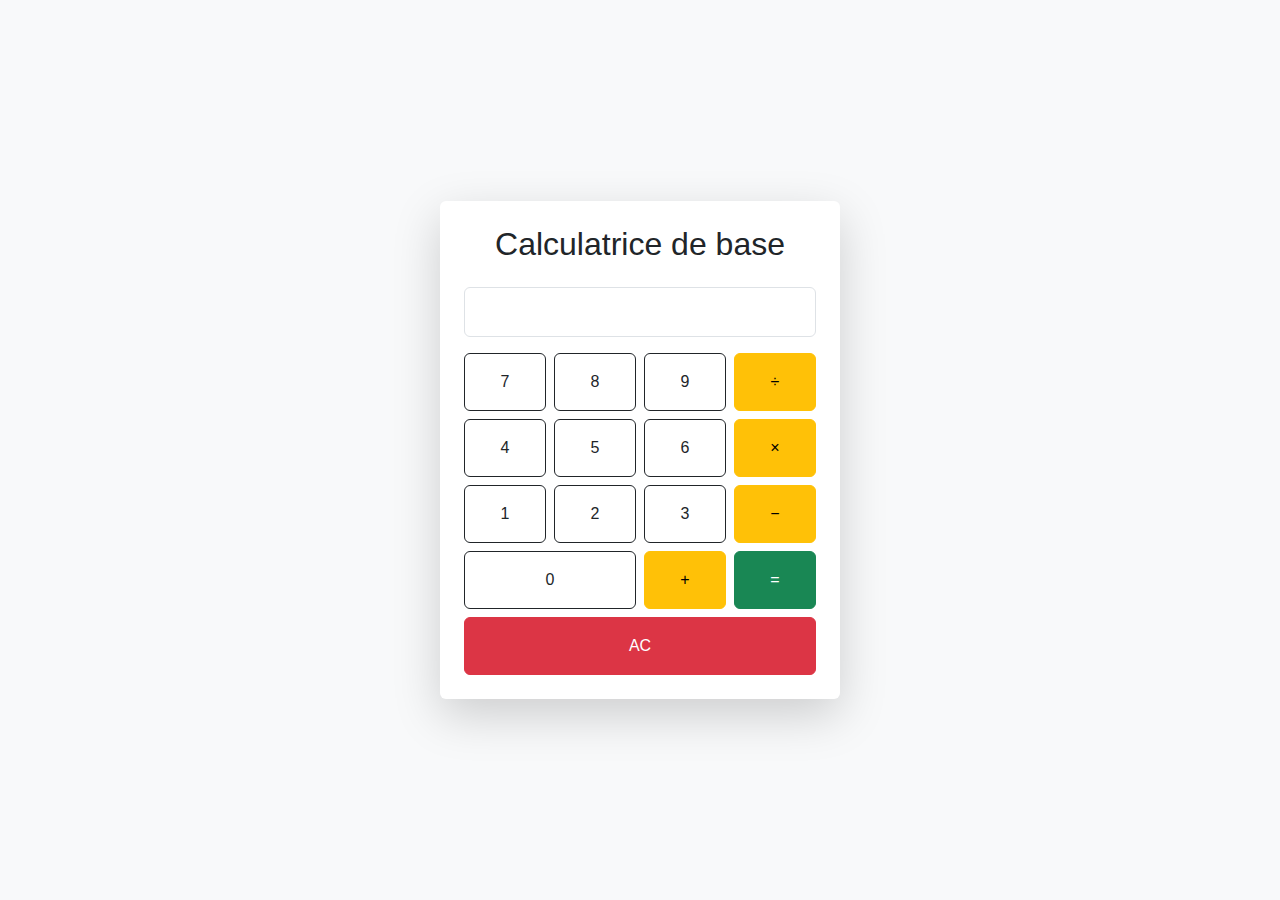
<file: Basic Calculator/index.html>
<!DOCTYPE html>
<html lang="fr">
<head>
  <meta charset="UTF-8" />
  <meta name="viewport" content="width=device-width, initial-scale=1.0" />
  <title>Calculatrice de base</title>
  <link href="https://cdn.jsdelivr.net/npm/bootstrap@5.3.3/dist/css/bootstrap.min.css" rel="stylesheet" />
  <link rel="stylesheet" href="style.css" />
</head>
<body class="bg-light d-flex justify-content-center align-items-center vh-100">

  <div class="container p-4 rounded shadow-lg bg-white">
    <h2 class="text-center mb-4">Calculatrice de base</h2>

    <input type="text" id="screen" class="form-control mb-3 text-end fs-4" readonly />

    <div class="row g-2" id="buttons">

      <div class="col-3"><button class="btn btn-outline-dark w-100 py-3" data-value="7">7</button></div>
      <div class="col-3"><button class="btn btn-outline-dark w-100 py-3" data-value="8">8</button></div>
      <div class="col-3"><button class="btn btn-outline-dark w-100 py-3" data-value="9">9</button></div>
      <div class="col-3"><button class="btn btn-warning w-100 py-3" data-value="/">÷</button></div>

      <div class="col-3"><button class="btn btn-outline-dark w-100 py-3" data-value="4">4</button></div>
      <div class="col-3"><button class="btn btn-outline-dark w-100 py-3" data-value="5">5</button></div>
      <div class="col-3"><button class="btn btn-outline-dark w-100 py-3" data-value="6">6</button></div>
      <div class="col-3"><button class="btn btn-warning w-100 py-3" data-value="*">×</button></div>

      <div class="col-3"><button class="btn btn-outline-dark w-100 py-3" data-value="1">1</button></div>
      <div class="col-3"><button class="btn btn-outline-dark w-100 py-3" data-value="2">2</button></div>
      <div class="col-3"><button class="btn btn-outline-dark w-100 py-3" data-value="3">3</button></div>
      <div class="col-3"><button class="btn btn-warning w-100 py-3" data-value="-">−</button></div>

      <div class="col-6"><button class="btn btn-outline-dark w-100 py-3" data-value="0">0</button></div>
      <div class="col-3"><button class="btn btn-warning w-100 py-3" data-value="+">+</button></div>
      <div class="col-3"><button class="btn btn-success w-100 py-3" data-value="=">=</button></div>

      <div class="col-12"><button class="btn btn-danger w-100 py-3" data-value="AC">AC</button></div>

    </div>
  </div>

  <script src="script.js"></script>
</body>
</html>
</file>
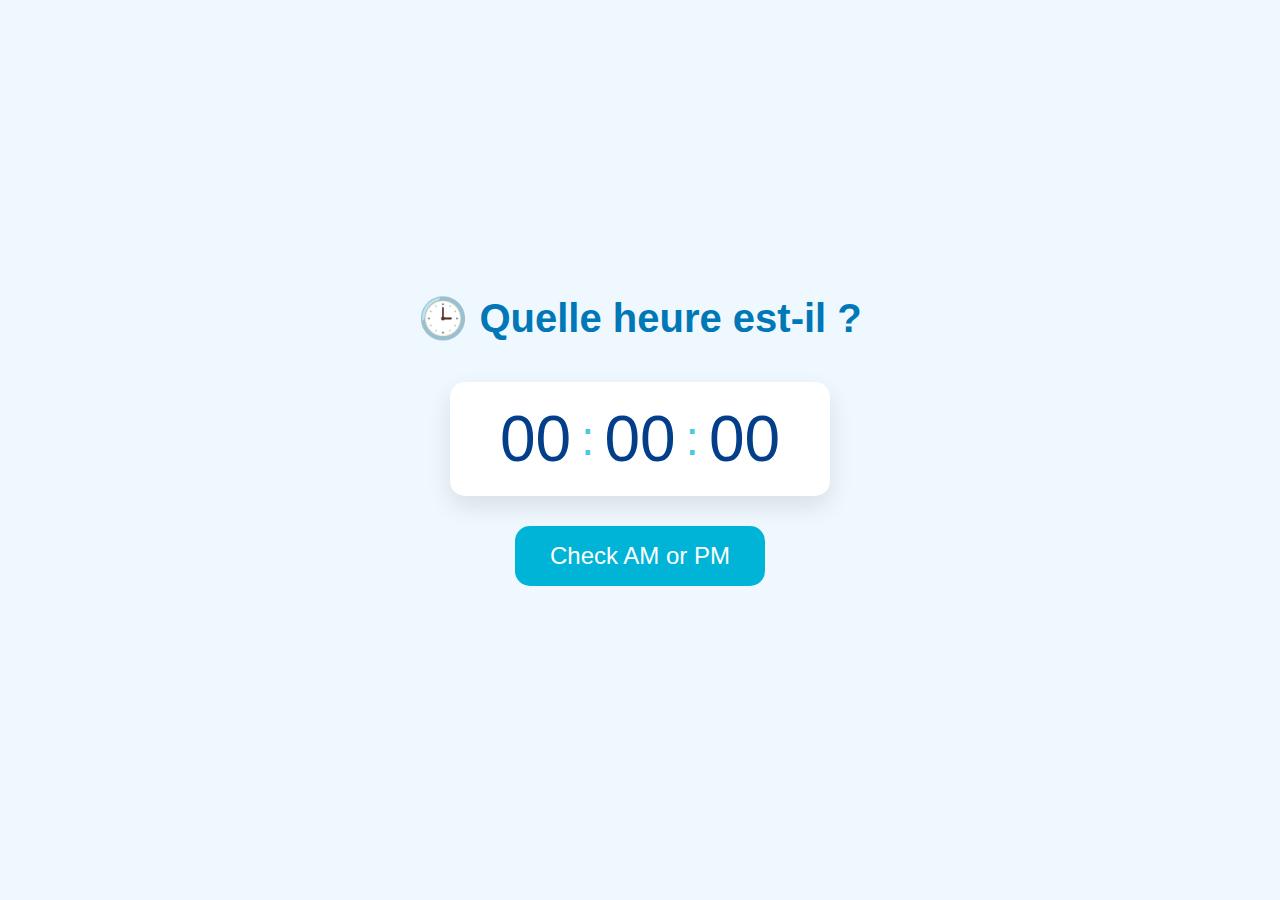
<file: Digital Clock/index.html>
<!DOCTYPE html>
<html lang="fr">
<head>
  <meta charset="UTF-8" />
  <meta name="viewport" content="width=device-width, initial-scale=1.0"/>
  <link rel="stylesheet" href="style.css" />
  <title>Digital Clock</title>
</head>
<body>
  <h1>🕒 Quelle heure est-il ?</h1>

  <div class="clock-container">
    <div class="time-part" id="heu">00</div>
    <span class="separator">:</span>
    <div class="time-part" id="min">00</div>
    <span class="separator">:</span>
    <div class="time-part" id="sec">00</div>
  </div>

  <button type="button" id="btn">Check AM or PM</button>
  <div id="day" class="day-message"></div>

  <script src="script.js"></script>
</body>
</html>
</file>
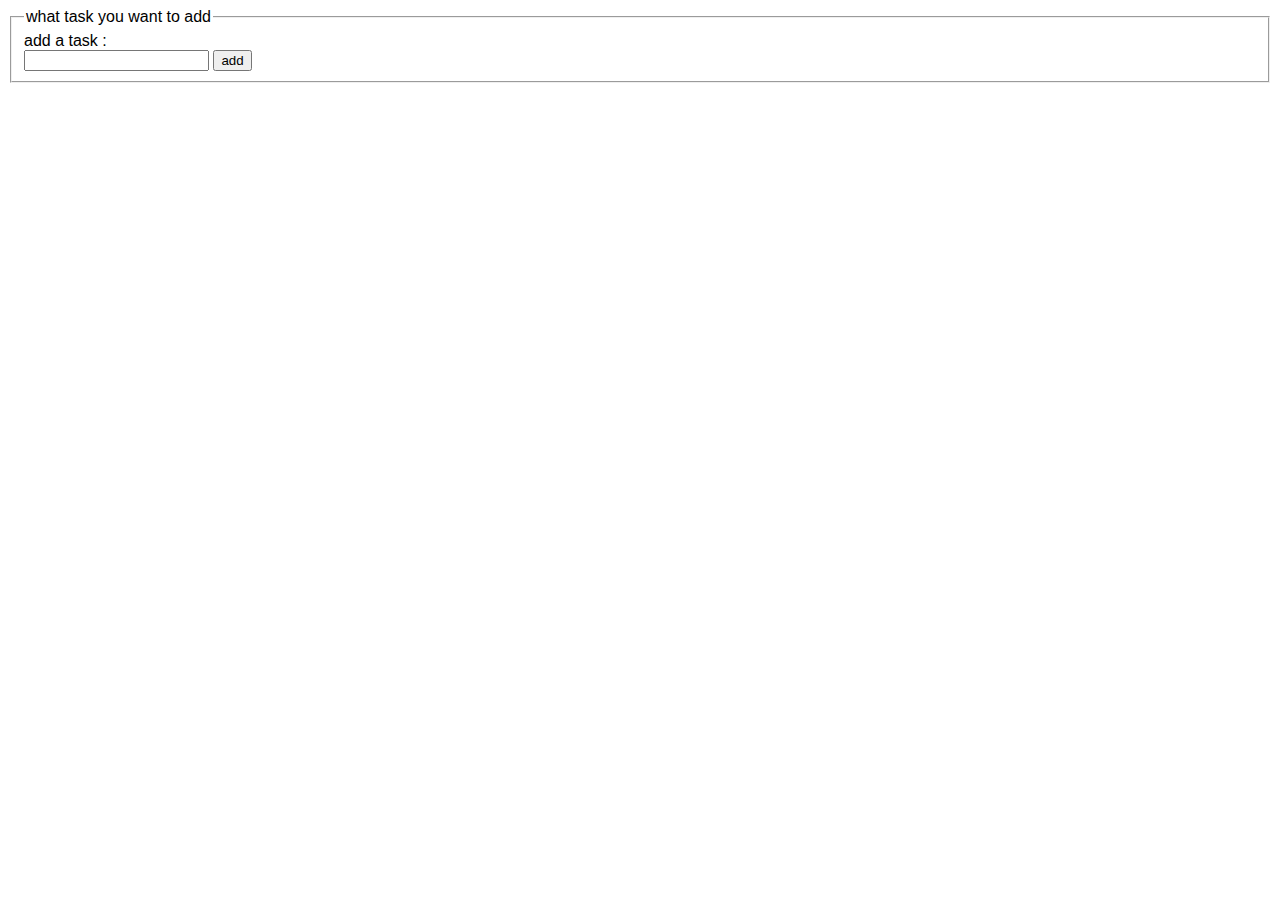
<file: To-Do List/index.html>
<!DOCTYPE html>
<html lang="fr">
<head>
    <meta charset="UTF-8">
    <meta name="viewport" content="width=device-width, initial-scale=1.0">
    <link rel="stylesheet" href="style.css">
    <link rel="stylesheet" href="https://cdnjs.cloudflare.com/ajax/libs/font-awesome/4.7.0/css/font-awesome.min.css">
    <title>To-Do List</title>
</head>
<body>
    <fieldset>
        <legend>what task you want to add </legend>
        <form action="" method="" target="" name="tasksForm">
            <label for="task" id="task">add a task : </label><br>
            <input type="text" id="taskName" name="task">
            <input type="submit" value="add" id="btnAdd">
        </form>
    </fieldset>
    <div id="taskNameAdded"></div>
    <script src="script.js"></script>
</body>
</html>
</file>
<file: Basic Calculator/style.css>
body {
  font-family: 'Segoe UI', sans-serif;
}

button:focus {
  box-shadow: none;
}

.container {
    max-width: 400px;
}

#screen {
    color: black;
    
}
</file>
<file: Digital Clock/style.css>
* {
  margin: 0;
  padding: 0;
  box-sizing: border-box;
  font-family: 'Segoe UI', Tahoma, Geneva, Verdana, sans-serif;
}

body {
  background-color: #f0f8ff;
  color: #333;
  display: flex;
  flex-direction: column;
  align-items: center;
  justify-content: center;
  height: 100vh;
}

h1 {
  margin-bottom: 40px;
  font-size: 2.5em;
  color: #0077b6;
}

.clock-container {
  display: flex;
  align-items: center;
  justify-content: center;
  background: white;
  border-radius: 15px;
  padding: 20px 40px;
  box-shadow: 0 10px 25px rgba(0, 0, 0, 0.1);
  margin-bottom: 30px;
}

.time-part {
  font-size: 4em;
  margin: 0 10px;
  color: #023e8a;
  min-width: 60px;
  text-align: center;
}

.separator {
  font-size: 3em;
  color: #48cae4;
}

button {
  height: 60px;
  width: 250px;
  border-radius: 15px;
  border: none;
  background-color: #00b4d8;
  color: white;
  font-size: 1.5em;
  cursor: pointer;
  transition: all 0.3s ease;
}

button:hover {
  background-color: #0077b6;
  box-shadow: 0 0 20px #0077b64f;
}

.day-message {
  margin-top: 20px;
  font-size: 1.5em;
  color: #03045e;
  font-weight: bold;
}
</file>
<file: To-Do List/style.css>
/* General layout */
body {
    font-family: 'Segoe UI', Tahoma, Geneva, Verdana, sans-serif;
}

/* Style for task container */
#taskNameAdded > div {
    display: flex;
    align-items: center;
    justify-content: space-between;
    background-color: #f8f9fa;
    padding: 10px 15px;
    border: 1px solid #dee2e6;
    border-radius: 8px;
}

/* Task text label */
#taskNameAdded label {
    margin-left: 10px;
    flex-grow: 1;
    font-size: 1rem;
    color: #333;
}

/* Radio button */
#taskNameAdded input[type="radio"] {
    transform: scale(1.2);
}

/* Delete button */
#taskNameAdded button {
    background-color: #dc3545;
    color: white;
    border: none;
    border-radius: 6px;
    padding: 4px 10px;
    font-size: 0.9rem;
    cursor: pointer;
    transition: 0.3s;
}

#taskNameAdded button:hover {
    background-color: #bb2d3b;
}
</file>
